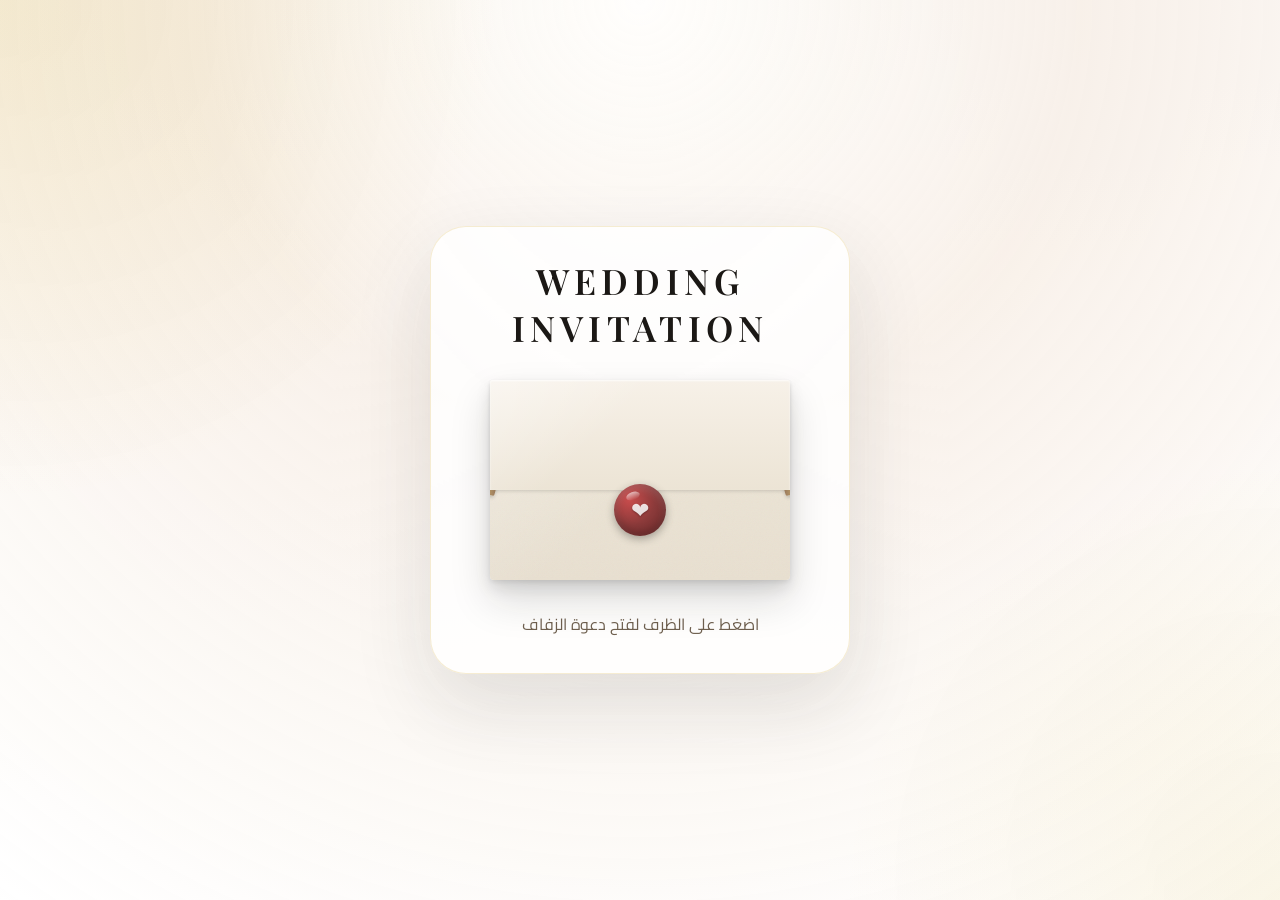
<file: index.html>
<!DOCTYPE html>
<html lang="ar">
<head>
  <meta charset="UTF-8" />
  <meta name="viewport" content="width=device-width, initial-scale=1.0" />
  <title>دعوة زفاف M & A</title>
  <link rel="preconnect" href="https://fonts.googleapis.com" />
  <link rel="preconnect" href="https://fonts.gstatic.com" crossorigin />
  <link href="https://fonts.googleapis.com/css2?family=Allura&family=Cairo:wght@300;400;500;700&family=Dancing+Script:wght@600;700&family=Great+Vibes&family=Tajawal:wght@300;400;500;700&family=Playfair+Display:wght@400;500;600;700&family=Cinzel:wght@400;500;600&display=swap" rel="stylesheet" />
  <link rel="stylesheet" href="styles.css" />
</head>
<body data-page="intro">
  <div class="loading-screen" id="loadingScreen">
    <div class="loading-content">
      <div class="loading-title">M & A</div>
      <div class="loading-subtitle">دعوتكم لأجمل ليلة</div>
      <div class="spinner"></div>
    </div>
  </div>

  <div class="intro-screen" id="introScreen">
    <div class="intro-glow"></div>
    <div class="intro-card">
      <div class="intro-label">Wedding Invitation</div>
      <button class="envelope" id="envelopeButton" aria-label="فتح الدعوة">
        <div class="envelope-particles">
          <div class="envelope-particle"></div>
          <div class="envelope-particle"></div>
          <div class="envelope-particle"></div>
          <div class="envelope-particle"></div>
        </div>
        <div class="envelope-body">
          <!-- Letter/Card الداخلي -->
          <div class="letter">
            <div class="letter-text">M & A</div>
            <div class="letter-date">June 26, 2026</div>
          </div>
          <!-- الشريط الحريري -->
          <div class="envelope-ribbon"></div>
        </div>
        <!-- غطاء الظرف -->
        <div class="envelope-flap"></div>
        <!-- ختم شمعي -->
        <div class="wax-seal" aria-hidden="true">
          <div class="seal-shine"></div>
        </div>
      </button>
      <p class="intro-note">اضغط على الظرف لفتح دعوة الزفاف</p>
    </div>
  </div>

  <script src="script.js"></script>
</body>
</html>
</file>
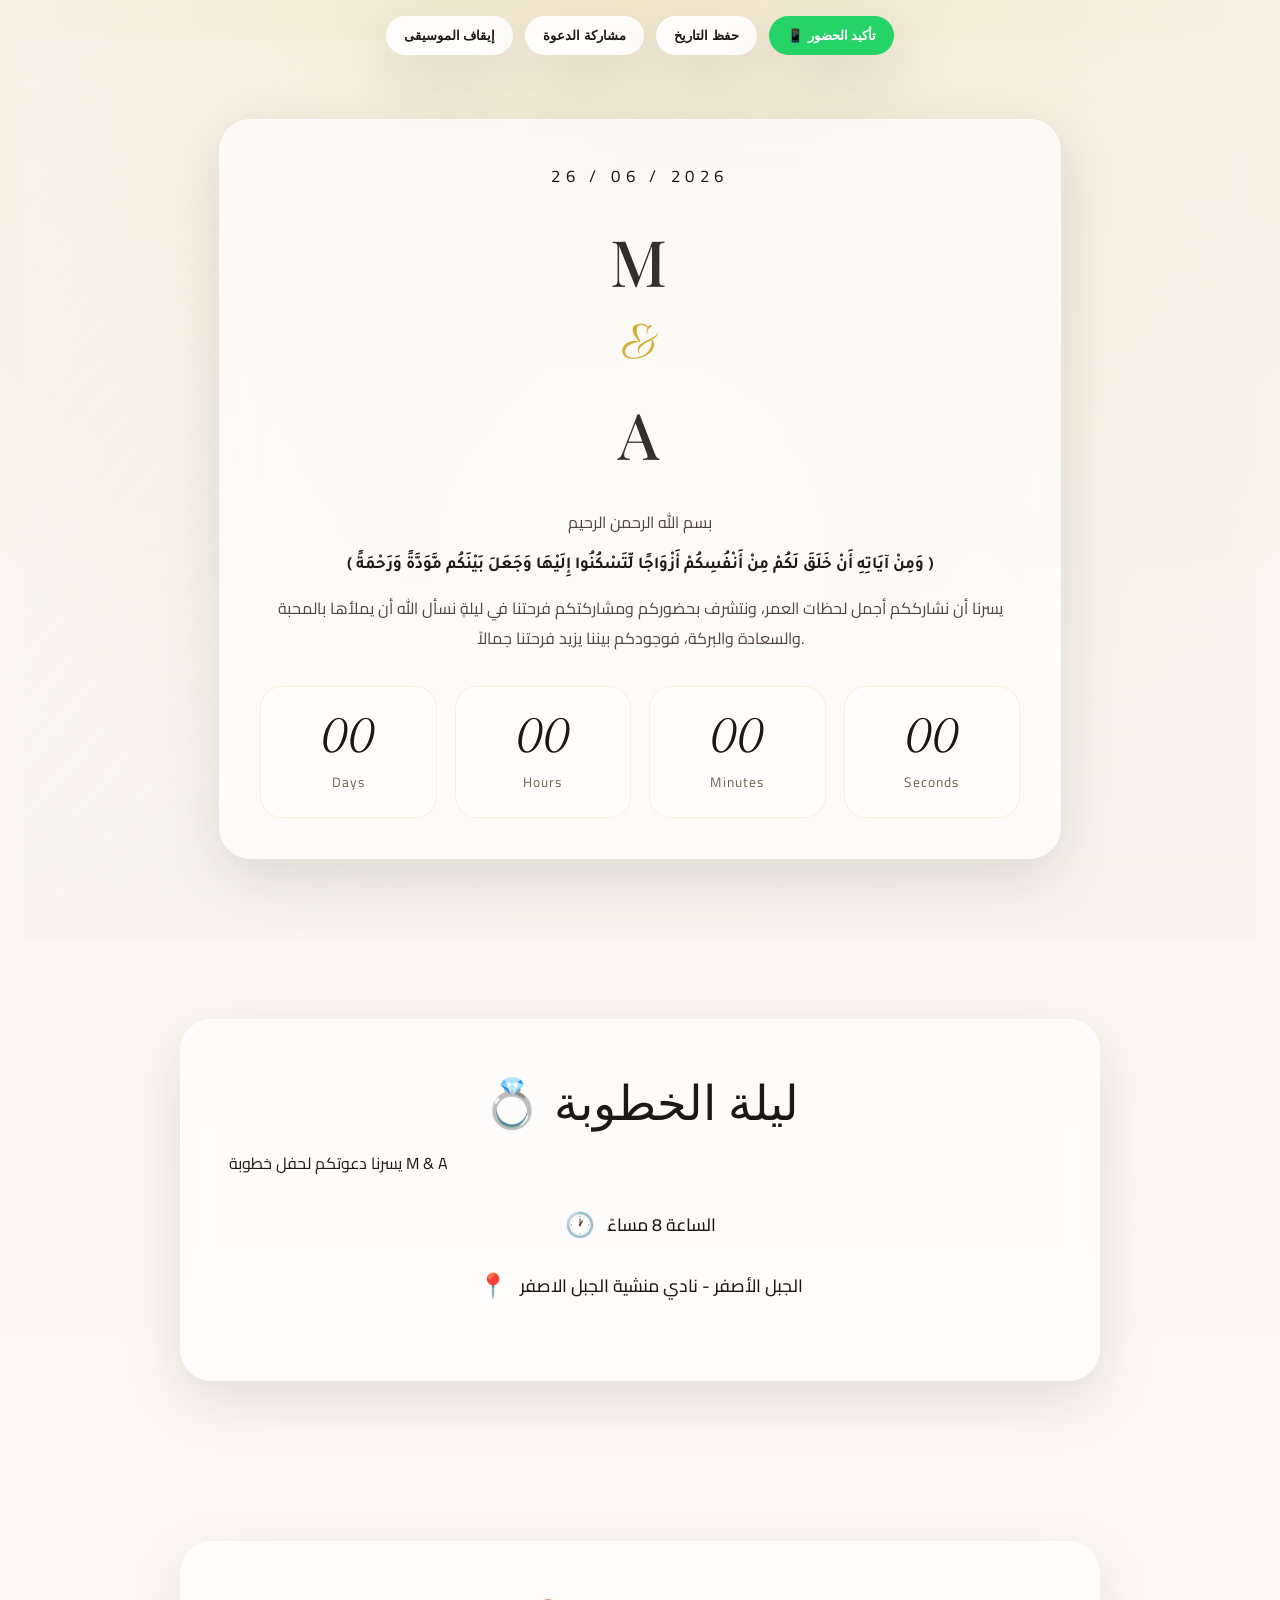
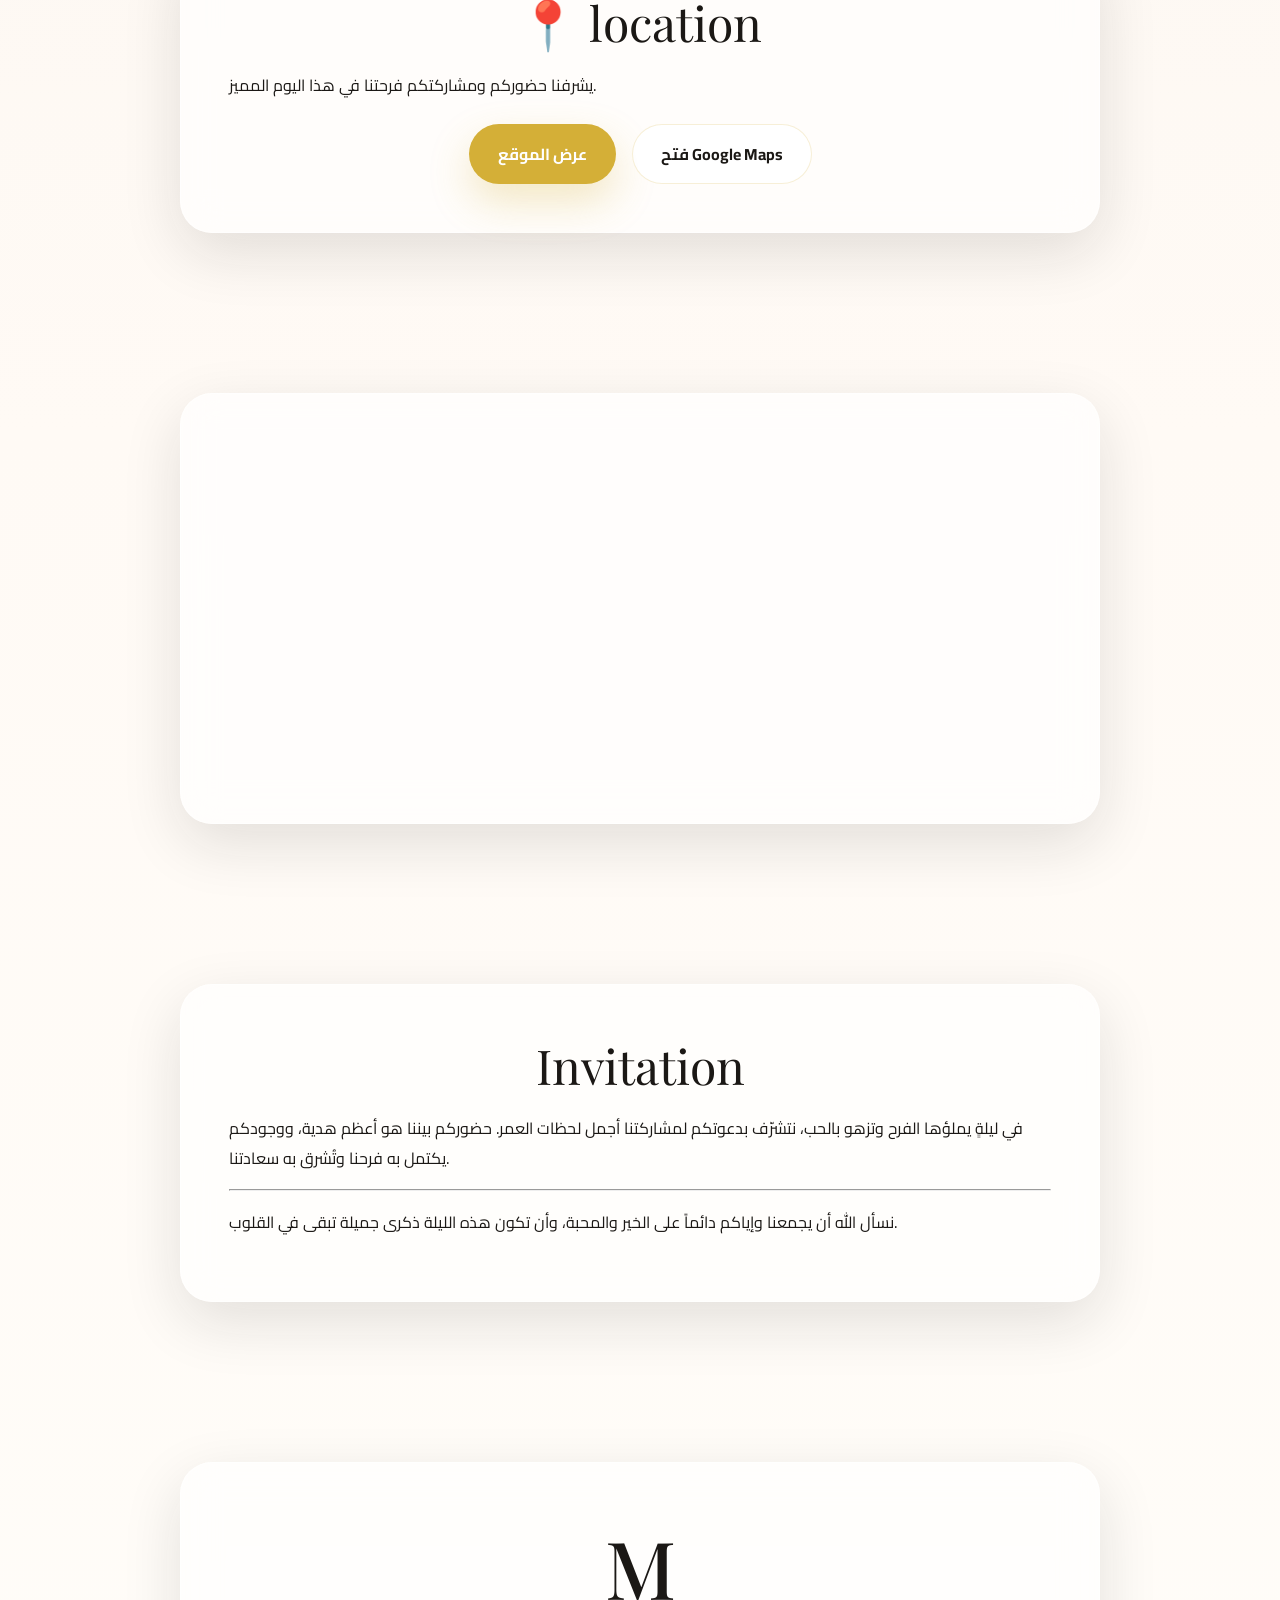
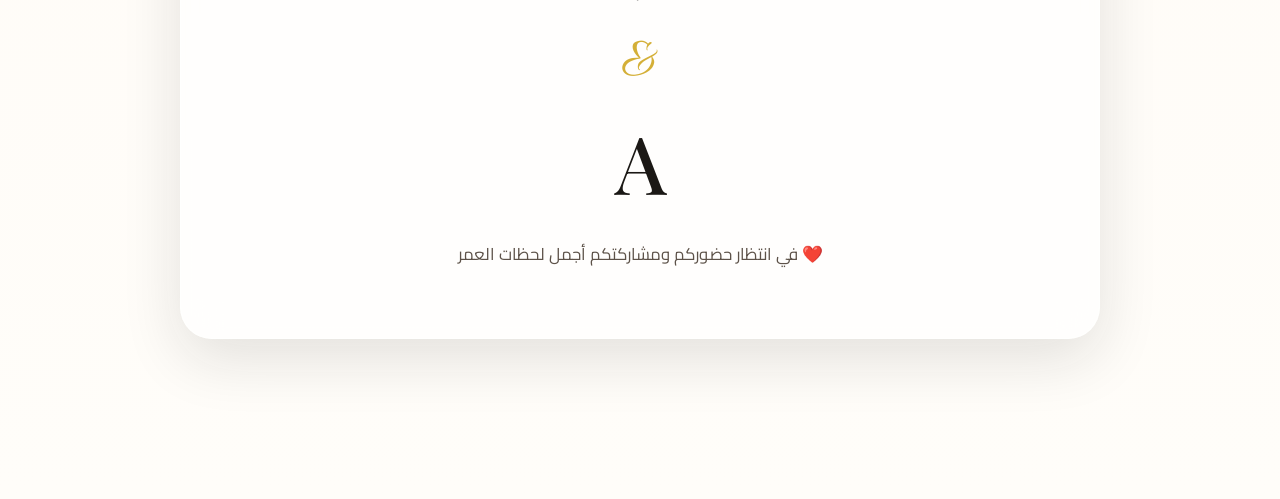
<file: invite.html>
<!doctype html>
<html lang="ar">
  <head>
    <meta charset="UTF-8" />
    <meta name="viewport" content="width=device-width, initial-scale=1.0" />
    <title>دعوة زفاف M & A</title>
    <link rel="preconnect" href="https://fonts.googleapis.com" />
    <link rel="preconnect" href="https://fonts.gstatic.com" crossorigin />
    <link
      href="https://fonts.googleapis.com/css2?family=Allura&family=Cairo:wght@300;400;500;700&family=Dancing+Script:wght@600;700&family=Great+Vibes&family=Tajawal:wght@300;400;500;700&family=Playfair+Display:wght@400;500;600;700&family=Cinzel:wght@400;500;600&display=swap"
      rel="stylesheet"
    />
    <link rel="stylesheet" href="styles.css" />
  </head>
  <body data-page="invite">
    <div class="loading-screen" id="loadingScreen">
      <div class="loading-content">
        <div class="loading-title">M & A</div>
        <div class="loading-subtitle">دعوتكم لأجمل ليلة</div>
        <div class="spinner"></div>
      </div>
    </div>

    <div class="floating-particles" aria-hidden="true"></div>

    <header class="topbar">
      <button class="icon-button" id="musicToggle">تشغيل الموسيقى</button>
      <button class="icon-button" id="shareButton">مشاركة الدعوة</button>
      <button class="icon-button" id="calendarButton">حفظ التاريخ</button>
      <button class="icon-button" id="rsvpButton">📱 تأكيد الحضور</button>
    </header>

    <main>
      <section class="hero section-fade" id="hero">
        <div class="hero-overlay"></div>
        <div class="hero-content glass-card">
          <div class="hero-date" id="eventDateText">00 / 00 / 0000</div>
          <div class="hero-names">
            <h1 class="name-main">M</h1>
            <div class="hero-ampersand">&</div>
            <h1 class="name-main">A</h1>
          </div>
          <div class="hero-welcome">
            <p>بسم الله الرحمن الرحيم</p>
            <p class="ayah">
              ( وَمِنْ آيَاتِهِ أَنْ خَلَقَ لَكُمْ مِنْ أَنْفُسِكُمْ أَزْوَاجًا
              لِّتَسْكُنُوا إِلَيْهَا وَجَعَلَ بَيْنَكُم مَّوَدَّةً وَرَحْمَةً )
            </p>
            <p>
              يسرنا أن نشارككم أجمل لحظات العمر، ونتشرف بحضوركم ومشاركتكم فرحتنا
              في ليلةٍ نسأل الله أن يملأها بالمحبة والسعادة والبركة، فوجودكم
              بيننا يزيد فرحتنا جمالاً.
            </p>
          </div>
          <div class="countdown-grid" id="countdown">
            <div><span id="days">00</span><small>Days</small></div>
            <div><span id="hours">00</span><small>Hours</small></div>
            <div><span id="minutes">00</span><small>Minutes</small></div>
            <div><span id="seconds">00</span><small>Seconds</small></div>
          </div>
        </div>
      </section>

      <section class="section section-fade" id="locationSection">
        <div class="glass-card card-large">
          <div class="section-title">💍 ليلة الخطوبة</div>
          <p>يسرنا دعوتكم لحفل خطوبة M & A</p>
          <div class="engagement-details">
            <div class="detail-item">
              <span class="detail-icon">🕐</span>
              <span class="detail-text" id="engagementTime"
                >الساعة 8 مساءً</span
              >
            </div>
            <div class="detail-item">
              <span class="detail-icon">📍</span>
              <span class="detail-text">الجبل الأصفر - نادي منشية الجبل الاصفر</span>
            </div>
          </div>
          <div class="actions-row"></div>
        </div>
      </section>

      <section class="section section-fade" id="weddingLocationSection">
        <div class="glass-card card-large">
          <div class="section-title">📍 location</div>
          <p>يشرفنا حضوركم ومشاركتكم فرحتنا في هذا اليوم المميز.</p>
          <div class="actions-row">
            <a class="primary-button" href="#mapSection" id="showMapButton"
              >عرض الموقع</a
            >
            <a
              class="secondary-button"
              id="mapLinkButton"
              target="_blank"
              rel="noopener noreferrer"
              >فتح Google Maps</a
            >
          </div>
        </div>
      </section>

      <section class="section section-fade" id="mapSection">
        <div class="glass-card map-card">
          <iframe
            id="mapEmbed"
            src="https://www.google.com/maps/place/%D8%B3%D9%84%D9%8A%D9%85%D8%A7%D9%86+%D8%A7%D9%84%D8%AD%D9%84%D8%A8%D9%8A%D8%8C+%D8%A7%D9%84%D9%82%D9%84%D8%AC%D8%8C+%D9%85%D8%B1%D9%83%D8%B2+%D8%A7%D9%84%D8%AE%D8%A7%D9%86%D9%83%D8%A9%D8%8C+%D9%85%D8%AD%D8%A7%D9%81%D8%B8%D8%A9+%D8%A7%D9%84%D9%82%D9%84%D9%8A%D9%88%D8%A8%D9%8A%D8%A9+6345684%E2%80%AD/@30.1934962,31.3702216,17z/data=!3m1!4b1!4m6!3m5!1s0x1458116e6931ff11:0xf17e2514c8980d5!8m2!3d30.1934962!4d31.3702216!16s%2Fg%2F11g633bh0l!18m1!1e1?entry=ttu&g_ep=EgoyMDI2MDYxMC4wIKXMDSoASAFQAw%3D%3D"
            loading="lazy"
            referrerpolicy="no-referrer-when-downgrade"
          ></iframe>
        </div>
      </section>

      <section class="section section-fade" id="invitationSection">
        <div class="glass-card card-large">
          <div class="section-title">Invitation</div>
          <p>
            في ليلةٍ يملؤها الفرح وتزهو بالحب، نتشرّف بدعوتكم لمشاركتنا أجمل
            لحظات العمر. حضوركم بيننا هو أعظم هدية، ووجودكم يكتمل به فرحنا
            وتُشرق به سعادتنا.
          </p>
          <hr>
          <p>
            نسأل الله أن يجمعنا وإياكم دائماً على الخير والمحبة، وأن تكون هذه
            الليلة ذكرى جميلة تبقى في القلوب.
          </p>
        </div>
      </section>

      <section class="section section-fade" id="closingSection">
        <div class="closing-card glass-card">
          <div class="closing-names">
            <h1>M</h1>
            <div class="hero-ampersand">&</div>
            <h1>A</h1>
          </div>
          <p class="closing-text">
            في انتظار حضوركم ومشاركتكم أجمل لحظات العمر ❤️
          </p>
        </div>
      </section>
    </main>

    <button class="back-to-top" id="backToTop">↑ أعلى الصفحة</button>

    <audio id="backgroundMusic" loop preload="auto" playsinline>
      <source src="1583051726_tk.mp3" type="audio/mpeg" />
    </audio>

    <script src="script.js"></script>
  </body>
</html>
</file>
<file: styles.css>
:root {
  --gold: #d4af37;
  --ivory: #f5f0e6;
  --beige: #f7efe8;
  --soft-black: #1b1815;
  --white: #ffffff;
  --glass: rgba(255, 255, 255, 0.65);
  --glass-border: rgba(255, 255, 255, 0.5);
  --shadow: 0 20px 60px rgba(27, 24, 21, 0.12);
}

* {
  box-sizing: border-box;
}

html {
  scroll-behavior: smooth;
}

body {
  margin: 0;
  min-height: 100vh;
  font-family: 'Cairo', sans-serif;
  background: radial-gradient(circle at top, rgba(212, 175, 55, 0.18), transparent 25%),
    linear-gradient(180deg, #f9f4ee 0%, #fffaf5 55%, #fffdf9 100%);
  color: var(--soft-black);
  overflow-x: hidden;
}

body::before {
  content: '';
  position: fixed;
  inset: 0;
  background-image: radial-gradient(circle, rgba(255, 255, 255, 0.2) 0%, transparent 40%);
  pointer-events: none;
}

.loading-screen {
  position: fixed;
  inset: 0;
  z-index: 9999;
  display: flex;
  align-items: center;
  justify-content: center;
  background: linear-gradient(135deg, rgba(245, 240, 230, 0.98), rgba(255, 255, 255, 0.98));
  backdrop-filter: blur(10px);
  transition: opacity 0.7s ease, visibility 0.7s ease;
}

.loading-screen.hidden {
  opacity: 0;
  visibility: hidden;
}

.intro-screen {
  position: fixed;
  inset: 0;
  z-index: 1000;
  display: flex;
  align-items: center;
  justify-content: center;
  padding: 24px;
  overflow: hidden;
  background: radial-gradient(circle at top, rgba(255, 255, 255, 0.95), rgba(247, 239, 232, 0.78) 40%, rgba(255, 255, 255, 0.9));
}

.intro-screen::before {
  content: '';
  position: absolute;
  inset: 0;
  background: radial-gradient(circle at top left, rgba(212, 175, 55, 0.18), transparent 32%),
    radial-gradient(circle at bottom right, rgba(212, 175, 55, 0.12), transparent 28%);
  pointer-events: none;
}

.intro-screen.hidden {
  opacity: 0;
  visibility: hidden;
  transition: opacity 0.8s ease, visibility 0.8s ease;
}

.intro-card {
  position: relative;
  z-index: 2;
  text-align: center;
  max-width: 420px;
  width: 100%;
  padding: 30px 20px 18px;
  background: rgba(255, 255, 255, 0.82);
  border: 1px solid rgba(212, 175, 55, 0.22);
  border-radius: 36px;
  box-shadow: 0 30px 80px rgba(27, 24, 21, 0.12);
}

.intro-label {
  font-family: 'Playfair Display', serif;
  font-size: 2.2rem;
  font-weight: 600;
  color: var(--soft-black);
  margin-bottom: 1.8rem;
  letter-spacing: 0.15em;
  text-transform: uppercase;
}

.intro-note {
  margin-top: 1.8rem;
  color: #6f604f;
  font-size: 1rem;
}

/* ==================== REALISTIC ENVELOPE ==================== */
.envelope {
  position: relative;
  width: 300px;
  height: 200px;
  margin: 0 auto;
  padding: 0;
  border: none;
  background: transparent;
  cursor: pointer;
  perspective: 1200px;
  display: flex;
  align-items: center;
  justify-content: center;
  animation: floatEnvelope 3s ease-in-out infinite;
}

.envelope.open {
  animation: none;
}

/* الظرف الحقيقي - الجسم */
.envelope-body {
  position: absolute;
  inset: 0;
  /* ورق كرافت Ivory واقعي مع texture */
  background:
    linear-gradient(135deg, rgba(255,255,255,0.3) 0%, transparent 50%),
    linear-gradient(180deg, #f4efe4 0%, #ebe3d4 50%, #e8dfd0 100%);
  border-radius: 4px;
  overflow: hidden;
  /* ظل حقيقي واقعي */
  box-shadow:
    0 2px 4px rgba(0,0,0,0.08),
    0 8px 16px rgba(0,0,0,0.1),
    0 20px 40px rgba(27, 24, 21, 0.15);
}

/* طبقة الت texture للورق */
.envelope-body::before {
  content: '';
  position: absolute;
  inset: 0;
  background-image: url("data:image/svg+xml,%3Csvg viewBox='0 0 200 200' xmlns='http://www.w3.org/2000/svg'%3E%3Cfilter id='noise'%3E%3CfeTurbulence type='fractalNoise' baseFrequency='0.85' numOctaves='4' stitchTiles='stitch'/%3E%3C/filter%3E%3Crect width='100%25' height='100%25' filter='url(%23noise)' opacity='0.04'/%3E%3C/svg%3E");
  pointer-events: none;
}

/* الشريط الحريري */
.envelope-ribbon {
  position: absolute;
  top: 50%;
  left: 0;
  right: 0;
  height: 14px;
  background: linear-gradient(90deg,
    #8b7355 0%,
    #a08060 20%,
    #c9a86c 40%,
    #a08060 60%,
    #8b7355 100%);
  transform: translateY(-50%);
  z-index: 2;
  box-shadow:
    0 2px 4px rgba(0,0,0,0.2),
    inset 0 1px 0 rgba(255,255,255,0.3),
    inset 0 -1px 0 rgba(0,0,0,0.15);
}

/* أطراف الشريط */
.envelope-ribbon::before,
.envelope-ribbon::after {
  content: '';
  position: absolute;
  top: 50%;
  width: 20px;
  height: 28px;
  background: linear-gradient(90deg, #a08060, #c9a86c, #a08060);
  transform: translateY(-50%) rotate(15deg);
  border-radius: 2px;
  box-shadow: 0 2px 4px rgba(0,0,0,0.2);
}

.envelope-ribbon::before {
  left: -12px;
}

.envelope-ribbon::after {
  right: -12px;
  transform: translateY(-50%) rotate(-15deg);
}

/* غطاء الظرف (Flap) */
.envelope-flap {
  position: absolute;
  top: 0;
  left: 0;
  width: 100%;
  height: 55%;
  /* ورق بميلان بسيط للواقعية */
  background:
    linear-gradient(135deg, rgba(255,255,255,0.4) 0%, transparent 40%),
    linear-gradient(180deg, #f7f1e8 0%, #ece4d5 100%);
  border-radius: 2px 2px 0 0;
  transform-origin: top center;
  transition: transform 0.8s cubic-bezier(0.4, 0, 0.2, 1);
  z-index: 4;
  box-shadow:
    inset 0 1px 2px rgba(255,255,255,0.8),
    0 2px 4px rgba(0,0,0,0.06);
}

/* فتح تدريجي للغطاء ثم يختفي */
.envelope.open .envelope-flap {
  transform: rotateX(110deg) translateY(-8px);
  opacity: 0;
  transition: transform 0.8s cubic-bezier(0.4, 0, 0.2, 1), opacity 0.3s ease 0.5s;
}

/* Card الداخلي */
.letter {
  position: absolute;
  left: 16px;
  right: 16px;
  top: 24px;
  bottom: 24px;
  background: linear-gradient(180deg, #faf8f5 0%, #f5f1eb 100%);
  border-radius: 2px;
  display: flex;
  flex-direction: column;
  align-items: center;
  justify-content: center;
  transform: translateY(40px);
  opacity: 0;
  transition: transform 0.7s ease 0.25s, opacity 0.7s ease 0.25s;
  box-shadow:
    inset 0 1px 3px rgba(0,0,0,0.05),
    0 2px 8px rgba(0,0,0,0.08);
}

/* إظهار الـ Letter عند الفتح */
.envelope.open .letter {
  transform: translateY(0);
  opacity: 1;
}

/* النصوص داخل الـ Letter */
.letter-text {
  font-family: 'Playfair Display', serif;
  font-size: 2rem;
  font-weight: 600;
  color: var(--soft-black);
  letter-spacing: 0.08em;
}

.letter-date {
  font-family: 'Cinzel', serif;
  font-size: 0.85rem;
  color: #7a6a5a;
  margin-top: 8px;
  letter-spacing: 0.2em;
  text-transform: uppercase;
}

/* ختم شمعي (Wax Seal) */
.wax-seal {
  position: absolute;
  top: 65%;
  left: 50%;
  transform: translate(-50%, -50%);
  width: 52px;
  height: 52px;
  z-index: 5;
  cursor: pointer;
}

/* شكل الختم الشمعي */
.wax-seal::before {
  content: '';
  position: absolute;
  inset: 0;
  background: radial-gradient(circle at 30% 30%,
    #c94c4c 0%,
    #8b3a3a 50%,
    #6b2a2a 100%);
  border-radius: 50%;
  box-shadow:
    0 3px 8px rgba(0,0,0,0.3),
    inset 0 -4px 8px rgba(0,0,0,0.2),
    inset 0 4px 8px rgba(255,255,255,0.15);
}

/* نقش الختم */
.wax-seal::after {
  content: '❤';
  position: absolute;
  inset: 0;
  display: flex;
  align-items: center;
  justify-content: center;
  font-size: 1.4rem;
  color: rgba(255,255,255,0.85);
  text-shadow: 0 1px 2px rgba(0,0,0,0.3);
}

/* تلألأ على الختم */
.wax-seal .seal-shine {
  position: absolute;
  top: 8px;
  left: 12px;
  width: 14px;
  height: 8px;
  background: linear-gradient(180deg, rgba(255,255,255,0.6), transparent);
  border-radius: 50%;
  transform: rotate(-20deg);
}

/* Golden particles للتألق */
.golden-sparkle {
  position: absolute;
  width: 4px;
  height: 4px;
  background: radial-gradient(circle, #ffd700, transparent);
  border-radius: 50%;
  animation: sparkle 2s ease-in-out infinite;
  opacity: 0;
}

@keyframes floatEnvelope {
  0%, 100% { transform: translateY(0); }
  50% { transform: translateY(-12px); }
}

@keyframes sparkle {
  0%, 100% { opacity: 0; transform: scale(0.5); }
  50% { opacity: 1; transform: scale(1.2); }
}

/*Hover effects للظرف */
.envelope:hover .envelope-flap {
  transform: rotateX(30deg);
}

.envelope:hover {
  animation: none;
  transform: translateY(-8px);
}

/* Golden particles حول الظرف */
.envelope-particles {
  position: absolute;
  inset: -20px;
  pointer-events: none;
  overflow: visible;
}

.envelope-particle {
  position: absolute;
  width: 6px;
  height: 6px;
  background: radial-gradient(circle, #ffd700 0%, rgba(255,215,0,0.3) 50%, transparent 100%);
  border-radius: 50%;
  animation: particleFloat 4s ease-in-out infinite;
  opacity: 0;
}

.envelope-particle:nth-child(1) { top: 10%; left: 10%; animation-delay: 0s; }
.envelope-particle:nth-child(2) { top: 20%; right: 15%; animation-delay: 0.8s; }
.envelope-particle:nth-child(3) { bottom: 25%; left: 20%; animation-delay: 1.6s; }
.envelope-particle:nth-child(4) { bottom: 15%; right: 10%; animation-delay: 2.4s; }

@keyframes particleFloat {
  0%, 100% { opacity: 0; transform: translateY(0) scale(0.5); }
  50% { opacity: 1; transform: translateY(-20px) scale(1); }
}

/* ختم شمعي hover */
.wax-seal:hover::before {
  background: radial-gradient(circle at 30% 30%,
    #d85858 0%,
    #9b4444 50%,
    #7b3434 100%);
}

/* إخفاء الختم بعد الفتح */
.envelope.open .wax-seal {
  opacity: 0;
  transition: opacity 0.3s ease 0.4s;
}

/* إخفاء الشريط بعد الفتح */
.envelope.open .envelope-ribbon {
  opacity: 0;
  transition: opacity 0.3s ease 0.3s;
}

/* Responsive للظرف */
@media (max-width: 640px) {
  .envelope {
    width: 260px;
    height: 175px;
  }

  .letter-text {
    font-size: 1.6rem;
  }

  .letter-date {
    font-size: 0.75rem;
  }

  .wax-seal {
    width: 44px;
    height: 44px;
  }

  .wax-seal::after {
    font-size: 1.2rem;
  }
}

.loading-title {
  font-family: 'Great Vibes', cursive;
  font-size: 4rem;
  color: var(--soft-black);
  margin-bottom: 0.5rem;
}

.loading-subtitle {
  font-size: 1rem;
  letter-spacing: 0.1em;
  color: #6a5c4b;
  margin-bottom: 24px;
}

.spinner {
  width: 64px;
  height: 64px;
  border: 6px solid rgba(212, 175, 55, 0.25);
  border-top-color: var(--gold);
  border-radius: 50%;
  animation: spin 1.4s linear infinite;
}

@keyframes spin {
  to {
    transform: rotate(360deg);
  }
}

.topbar {
  position: sticky;
  top: 16px;
  z-index: 50;
  margin: 0 24px;
  display: flex;
  gap: 12px;
  flex-wrap: wrap;
  justify-content: center;
}

.icon-button {
  border: none;
  padding: 12px 18px;
  border-radius: 999px;
  background: rgba(255, 255, 255, 0.9);
  box-shadow: var(--shadow);
  color: var(--soft-black);
  cursor: pointer;
  transition: transform 0.3s ease, box-shadow 0.3s ease;
  font-weight: 600;
}

.icon-button:hover {
  transform: translateY(-2px);
  box-shadow: 0 28px 60px rgba(27, 24, 21, 0.16);
}

/* WhatsApp button style */
.icon-button#rsvpButton {
  background: #25D366;
  color: white;
}

.icon-button#rsvpButton:hover {
  background: #20BD5A;
}

.floating-particles {
  position: fixed;
  inset: 0;
  pointer-events: none;
  overflow: hidden;
}

.floating-particles::before,
.floating-particles::after {
  content: '';
  position: absolute;
  width: 16px;
  height: 16px;
  border-radius: 50%;
  background: radial-gradient(circle, rgba(212, 175, 55, 0.9), transparent 80%);
  filter: blur(2px);
  opacity: 0.75;
  animation: floatParticle 12s infinite ease-in-out;
}

.floating-particles::before {
  top: 15%;
  left: 20%;
  animation-delay: 0s;
}

.floating-particles::after {
  top: 60%;
  left: 80%;
  animation-delay: 4s;
}

@keyframes floatParticle {
  0% { transform: translate(0, 0) scale(1); opacity: 0.9; }
  50% { transform: translate(16px, -28px) scale(1.2); opacity: 0.65; }
  100% { transform: translate(-8px, 14px) scale(1); opacity: 0.9; }
}

main {
  padding: 0 24px 80px;
}

.section {
  padding: 80px 0;
}

.hero {
  min-height: 100vh;
  display: grid;
  place-items: center;
  position: relative;
}

.hero::before {
  content: '';
  position: absolute;
  inset: 0;
  background: radial-gradient(circle at center, rgba(255,255,255,0.22), transparent 30%),
    linear-gradient(180deg, rgba(255,255,255,0.1), rgba(245, 240, 230, 0.5));
}

.hero-overlay {
  position: absolute;
  inset: 0;
  background: linear-gradient(120deg, rgba(255, 255, 255, 0.12), transparent 50%);
}

.glass-card {
  position: relative;
  z-index: 2;
  max-width: 920px;
  margin: 0 auto;
  padding: 40px;
  background: var(--glass);
  border: 1px solid var(--glass-border);
  border-radius: 32px;
  box-shadow: var(--shadow);
  backdrop-filter: blur(18px);
}

.hero-date {
  text-align: center;
  font-size: 1.05rem;
  letter-spacing: 0.32em;
  color: var(--soft-black);
  margin-bottom: 1.6rem;
}

.hero-names {
  text-align: center;
  margin-bottom: 32px;
}

.hero-names h1 {
  font-family: 'Playfair Display', serif;
  font-size: clamp(4rem, 5vw, 6.5rem);
  font-weight: 600;
  margin: 0;
  color: var(--soft-black);
  letter-spacing: 0.04em;
}

.hero-names .name-main {
  font-weight: 500;
  background: linear-gradient(135deg, var(--soft-black) 0%, #4a4540 100%);
  -webkit-background-clip: text;
  -webkit-text-fill-color: transparent;
  background-clip: text;
}

.hero-ampersand {
  font-family: 'Allura', cursive;
  font-size: 3.6rem;
  color: var(--gold);
  margin: 0.5rem 0;
}

.hero-welcome {
  text-align: center;
  color: #50443b;
}

.hero-welcome p {
  margin: 0.8rem auto;
  max-width: 760px;
  line-height: 1.85;
}

.ayah {
  font-family: 'Tajawal', sans-serif;
  font-size: 1.05rem;
  color: var(--soft-black);
  font-weight: 700;
}

.countdown-grid {
  margin-top: 32px;
  display: grid;
  grid-template-columns: repeat(4, minmax(0, 1fr));
  gap: 18px;
}

.countdown-grid div {
  background: rgba(255,255,255,0.72);
  padding: 22px 16px;
  border-radius: 22px;
  border: 1px solid rgba(212, 175, 55, 0.18);
  display: grid;
  gap: 8px;
  align-items: center;
  justify-items: center;
}

.countdown-grid span {
  font-family: 'Dancing Script', cursive;
  font-size: 2.7rem;
  color: var(--soft-black);
  animation: pop 0.5s ease;
}

@keyframes pop {
  from { transform: scale(0.9); opacity: 0.4; }
  to { transform: scale(1); opacity: 1; }
}

.countdown-grid small {
  font-size: 0.85rem;
  color: #6f604f;
  letter-spacing: 0.08em;
}

.card-large {
  padding: 48px;
}

.section-title {
font-family: 'Playfair Display', serif;
  font-size: 3rem;
  color: var(--soft-black);
  margin-bottom: 1rem;
  text-align: center;
}

.actions-row {
  display: flex;
  gap: 16px;
  flex-wrap: wrap;
  justify-content: center;
  margin-top: 24px;
}

/* engagement details styles */
.engagement-details {
  display: flex;
  flex-direction: column;
  gap: 16px;
  margin: 24px 0;
}

.detail-item {
  display: flex;
  align-items: center;
  gap: 12px;
  justify-content: center;
}

.detail-icon {
  font-size: 1.5rem;
}

.detail-text {
  font-size: 1.1rem;
  color: var(--soft-black);
  font-weight: 500;
}

.primary-button,
.secondary-button {
  padding: 14px 28px;
  border-radius: 999px;
  border: 1px solid transparent;
  text-decoration: none;
  font-weight: 700;
  transition: transform 0.3s ease, box-shadow 0.3s ease, background 0.3s ease, color 0.3s ease;
}

.primary-button {
  background: var(--gold);
  color: #ffffff;
  box-shadow: 0 18px 40px rgba(212, 175, 55, 0.28);
}

.secondary-button {
  background: rgba(255,255,255,0.88);
  color: var(--soft-black);
  border-color: rgba(212, 175, 55, 0.2);
}

.primary-button:hover,
.secondary-button:hover {
  transform: translateY(-3px);
}

.map-card {
  padding: 0;
  overflow: hidden;
}

.map-card iframe {
  width: 100%;
  height: 420px;
  border: 0;
  border-radius: 28px;
}

.invitation-section p,
.closing-text,
.location-card p {
  font-size: 1.05rem;
  line-height: 1.9;
  color: #5f5346;
}

.closing-card {
  text-align: center;
  padding: 50px;
}

.closing-names h1 {
  font-family: 'Playfair Display', serif;
  font-size: clamp(3rem, 7vw, 5rem);
  font-weight: 500;
  margin: 0;
}

.closing-text {
  margin-top: 24px;
  font-size: 1.05rem;
  color: #5d5249;
}

.back-to-top {
  position: fixed;
  right: 18px;
  bottom: 18px;
  border: none;
  padding: 14px 18px;
  border-radius: 999px;
  background: rgba(212, 175, 55, 0.95);
  color: white;
  cursor: pointer;
  box-shadow: var(--shadow);
  display: none;
  z-index: 60;
}

.section-fade {
  opacity: 0;
  transform: translateY(24px);
  transition: opacity 0.9s ease, transform 0.9s ease;
}

.section-fade.visible {
  opacity: 1;
  transform: translateY(0);
}

@media (max-width: 900px) {
  .hero-content,
  .glass-card {
    padding: 28px;
  }

  .countdown-grid {
    grid-template-columns: repeat(2, minmax(0, 1fr));
  }
}

@media (max-width: 640px) {
  .topbar {
    margin: 0 14px;
  }

  .hero {
    min-height: 100vh;
  }

  .hero-names h1,
  .closing-names h1 {
    font-size: 3.2rem;
  }

  .hero-date {
    font-size: 0.95rem;
  }

  .section {
    padding: 60px 0;
  }

  .actions-row {
    flex-direction: column;
  }

  .map-card iframe {
    height: 280px;
  }

  .back-to-top {
    right: 14px;
    bottom: 14px;
  }
}
</file>
